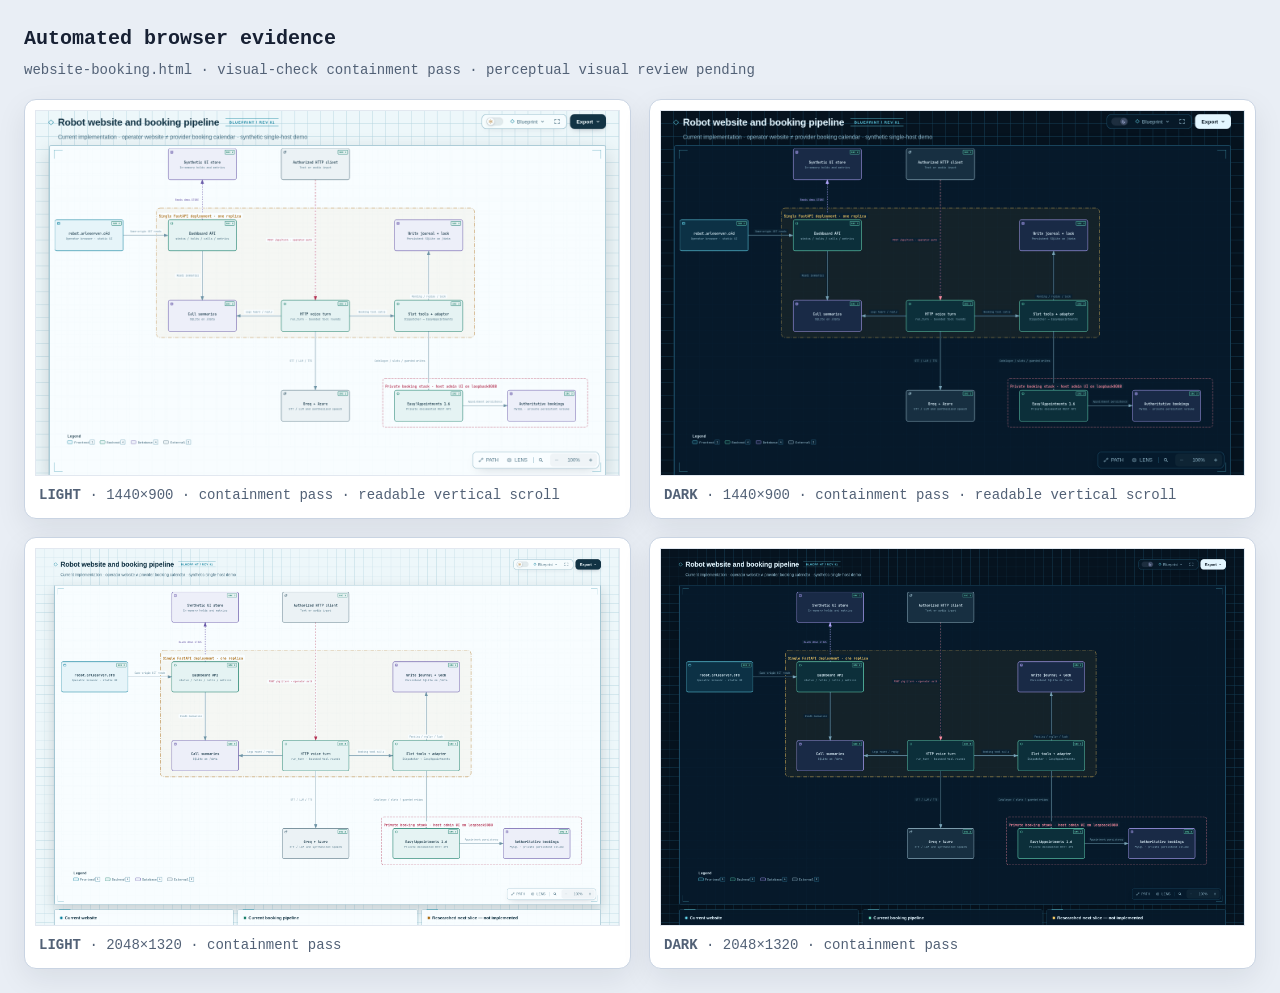
<file: .archify/architecture-website-booking-20261001-213712/visual-check/website-booking.visual-check.html>
<!doctype html>
<html lang="en">
<head>
<meta charset="utf-8">
<meta name="viewport" content="width=device-width,initial-scale=1">
<title>Archify automated browser evidence · website-booking.html</title>
<style>
*{box-sizing:border-box}body{margin:0;padding:24px;background:#e9eef5;color:#172033;font:14px/1.5 ui-monospace,SFMono-Regular,Menlo,Consolas,monospace}header{max-width:1500px;margin:0 auto 18px}h1{margin:0 0 6px;font-size:20px}p{margin:0;color:#526176}.grid{max-width:1500px;margin:auto;display:grid;grid-template-columns:repeat(2,minmax(0,1fr));gap:18px}figure{margin:0;padding:10px;background:white;border:1px solid #c9d4e3;border-radius:12px;box-shadow:0 10px 30px rgba(15,23,42,.08)}img{display:block;width:100%;height:auto;border:1px solid #e2e8f0}figcaption{padding:9px 4px 2px;color:#526176}@media(max-width:900px){.grid{grid-template-columns:1fr}}
</style>
</head>
<body>
<header><h1>Automated browser evidence</h1><p>website-booking.html · visual-check containment pass · perceptual visual review pending</p></header>
<main class="grid">
      <figure>
        <img src="website-booking.visual-check.1440x900.light.png" alt="light 1440 by 900">
        <figcaption><strong>LIGHT</strong> · 1440×900 · containment pass · readable vertical scroll</figcaption>
      </figure>
      <figure>
        <img src="website-booking.visual-check.1440x900.dark.png" alt="dark 1440 by 900">
        <figcaption><strong>DARK</strong> · 1440×900 · containment pass · readable vertical scroll</figcaption>
      </figure>
      <figure>
        <img src="website-booking.visual-check.2048x1320.light.png" alt="light 2048 by 1320">
        <figcaption><strong>LIGHT</strong> · 2048×1320 · containment pass</figcaption>
      </figure>
      <figure>
        <img src="website-booking.visual-check.2048x1320.dark.png" alt="dark 2048 by 1320">
        <figcaption><strong>DARK</strong> · 2048×1320 · containment pass</figcaption>
      </figure>
</main>
</body>
</html>
</file>
